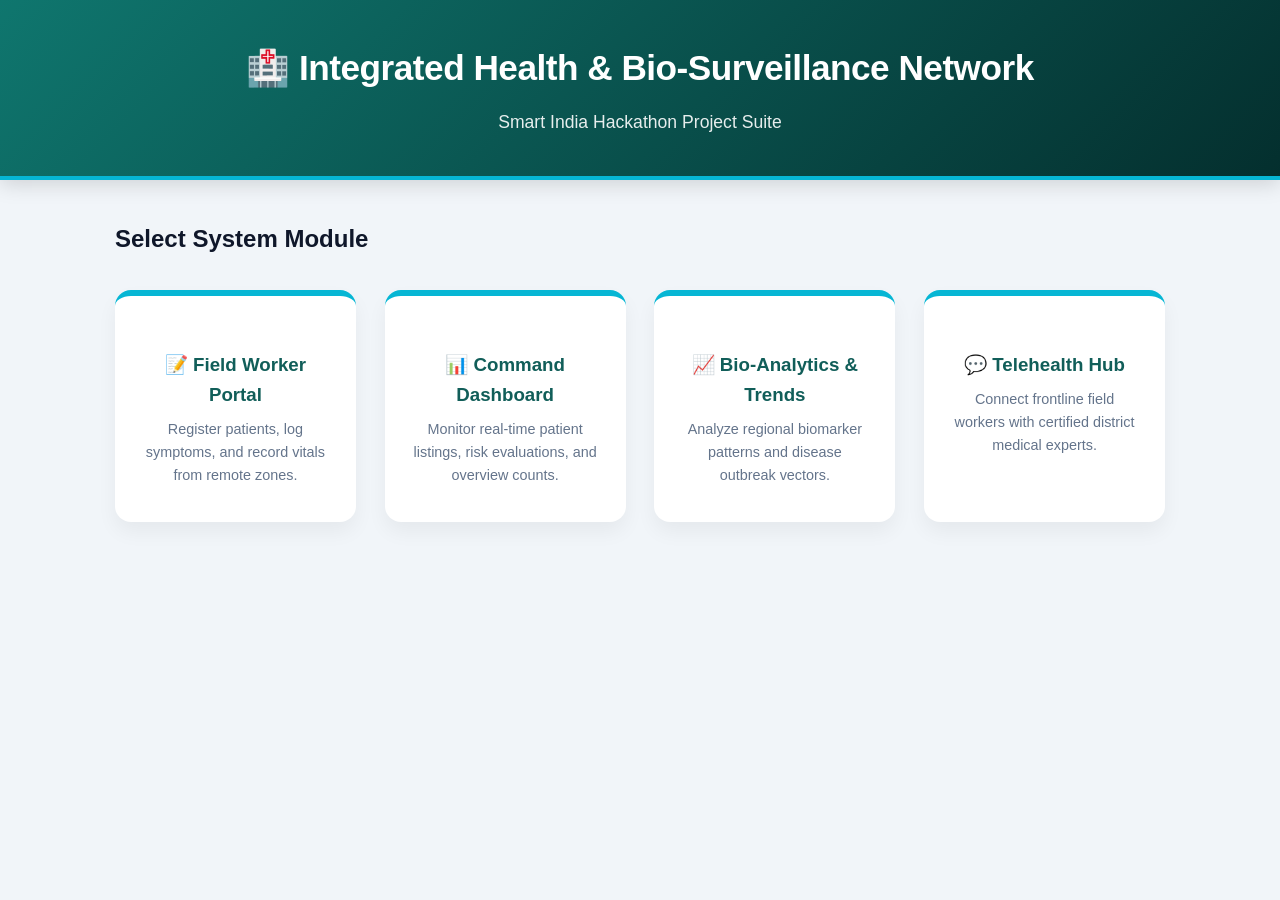
<file: public/index.html>
<!DOCTYPE html>
<html lang="en">
<head>
    <meta charset="UTF-8">
    <title>Health & Bio-Surveillance Network</title>
    <link rel="stylesheet" href="style.css">
</head>
<body>
    <header>
        <h1>🏥 Integrated Health & Bio-Surveillance Network</h1>
        <p>Smart India Hackathon Project Suite</p>
    </header>
    <div class="container">
        <h2>Select System Module</h2>
        <div class="portal-grid">
            <a href="field-worker.html" class="portal-card">
                <h3>📝 Field Worker Portal</h3>
                <p>Register patients, log symptoms, and record vitals from remote zones.</p>
            </a>
            <a href="dashboard.html" class="portal-card">
                <h3>📊 Command Dashboard</h3>
                <p>Monitor real-time patient listings, risk evaluations, and overview counts.</p>
            </a>
            <a href="analytics.html" class="portal-card">
                <h3>📈 Bio-Analytics & Trends</h3>
                <p>Analyze regional biomarker patterns and disease outbreak vectors.</p>
            </a>
            <a href="telehealth.html" class="portal-card">
                <h3>💬 Telehealth Hub</h3>
                <p>Connect frontline field workers with certified district medical experts.</p>
            </a>
        </div>
    </div>
</body>
</html>
</file>
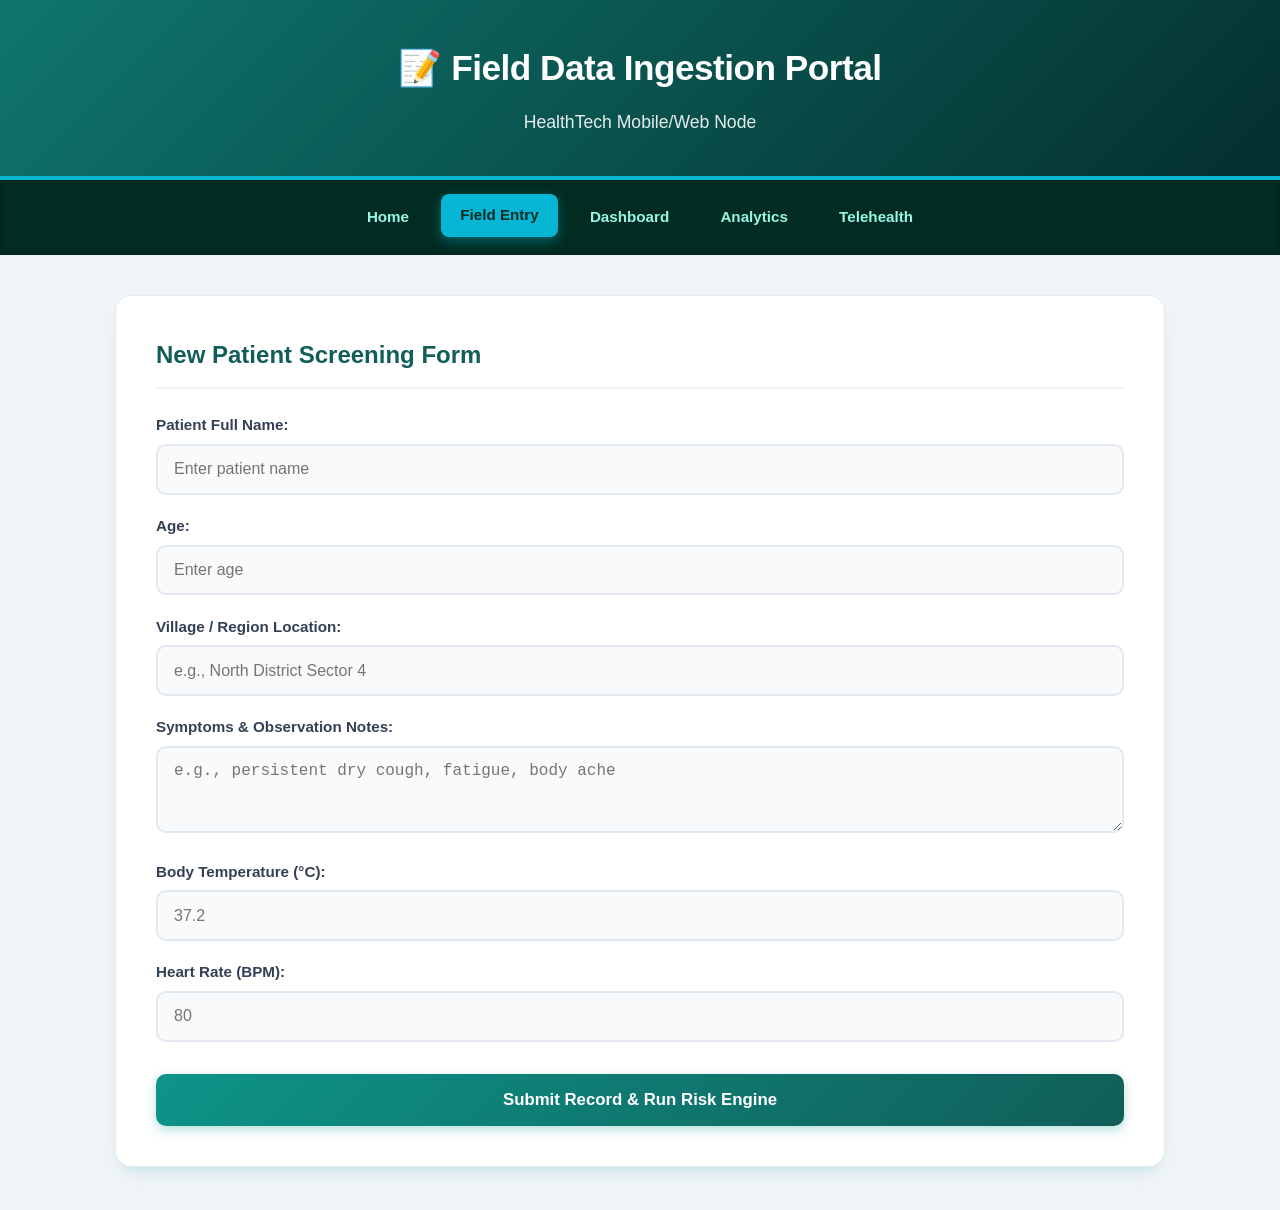
<file: public/field-worker.html>
<!DOCTYPE html>
<html lang="en">
<head>
    <meta charset="UTF-8">
    <title>Field Worker Portal</title>
    <link rel="stylesheet" href="style.css">
</head>
<body>
    <header>
        <h1>📝 Field Data Ingestion Portal</h1>
        <p>HealthTech Mobile/Web Node</p>
    </header>
    <nav>
        <a href="index.html">Home</a>
        <a href="field-worker.html" class="active">Field Entry</a>
        <a href="dashboard.html">Dashboard</a>
        <a href="analytics.html">Analytics</a>
        <a href="telehealth.html">Telehealth</a>
    </nav>
    <div class="container">
        <section class="card">
            <h2>New Patient Screening Form</h2>
            <form id="patientForm">
                <label>Patient Full Name:</label>
                <input type="text" id="name" required placeholder="Enter patient name">

                <label>Age:</label>
                <input type="number" id="age" required placeholder="Enter age">

                <label>Village / Region Location:</label>
                <input type="text" id="location" required placeholder="e.g., North District Sector 4">

                <label>Symptoms & Observation Notes:</label>
                <textarea id="symptoms" rows="3" placeholder="e.g., persistent dry cough, fatigue, body ache" required></textarea>

                <label>Body Temperature (°C):</label>
                <input type="number" step="0.1" id="temperature" required placeholder="37.2">

                <label>Heart Rate (BPM):</label>
                <input type="number" id="heartRate" required placeholder="80">

                <button type="submit">Submit Record & Run Risk Engine</button>
            </form>
            <p id="successMsg" style="color: green; margin-top: 1rem; font-weight: bold; display: none;">Record successfully uploaded to central server!</p>
        </section>
    </div>
    <script>
        document.getElementById('patientForm').addEventListener('submit', async (e) => {
            e.preventDefault();
            const data = {
                name: document.getElementById('name').value,
                age: document.getElementById('age').value,
                location: document.getElementById('location').value,
                symptoms: document.getElementById('symptoms').value,
                temperature: parseFloat(document.getElementById('temperature').value),
                heartRate: parseInt(document.getElementById('heartRate').value)
            };
            const res = await fetch('/api/patients', {
                method: 'POST',
                headers: { 'Content-Type': 'application/json' },
                body: JSON.stringify(data)
            });
            if(res.ok) {
                document.getElementById('patientForm').reset();
                const msg = document.getElementById('successMsg');
                msg.style.display = 'block';
                setTimeout(() => msg.style.display = 'none', 4000);
            }
        });
    </script>
</body>
</html>
</file>
<file: public/style.css>
:root {
    --primary: #0d9488;
    --primary-dark: #115e59;
    --primary-light: #ccfbf1;
    --accent: #06b6d4;
    --bg-gradient: linear-gradient(135deg, #0f766e 0%, #042f2e 100%);
    --card-bg: #ffffff;
    --text-main: #0f172a;
    --text-muted: #64748b;
    --shadow-soft: 0 10px 25px -5px rgba(13, 148, 136, 0.1), 0 8px 10px -6px rgba(13, 148, 136, 0.1);
}

body {
    font-family: 'Inter', 'Segoe UI', Tahoma, Geneva, Verdana, sans-serif;
    margin: 0;
    background-color: #f1f5f9;
    color: var(--text-main);
    line-height: 1.6;
}

/* Stunning Header */
header {
    background: var(--bg-gradient);
    color: white;
    padding: 2.5rem 1rem;
    text-align: center;
    box-shadow: 0 4px 20px rgba(0,0,0,0.15);
    border-bottom: 4px solid var(--accent);
}

header h1 { 
    margin: 0; 
    font-size: 2.2rem; 
    font-weight: 800;
    letter-spacing: -0.5px;
}

header p { 
    margin: 0.7rem 0 0; 
    opacity: 0.9; 
    font-size: 1.1rem;
    font-weight: 300;
}

/* Modern Glass-like Navigation Bar */
nav {
    display: flex;
    justify-content: center;
    gap: 0.8rem;
    background: #022c22;
    padding: 1rem;
    flex-wrap: wrap;
    box-shadow: inset 0 -2px 5px rgba(0,0,0,0.2);
}

nav a {
    color: #99f6e4;
    text-decoration: none;
    padding: 0.6rem 1.2rem;
    border-radius: 8px;
    font-weight: 600;
    font-size: 0.95rem;
    transition: all 0.3s ease;
}

nav a:hover, nav a.active {
    background: var(--accent);
    color: #022c22;
    transform: translateY(-2px);
    box-shadow: 0 4px 12px rgba(6, 182, 212, 0.4);
}

/* Layout Container */
.container {
    max-width: 1050px;
    margin: 2.5rem auto;
    padding: 0 1.5rem;
}

/* Gorgeous Floating Cards */
.card {
    background: var(--card-bg);
    padding: 2.5rem;
    border-radius: 16px;
    box-shadow: var(--shadow-soft);
    margin-bottom: 2rem;
    border: 1px solid rgba(226, 232, 240, 0.8);
    transition: transform 0.3s ease;
}

.card h2 {
    margin-top: 0;
    color: var(--primary-dark);
    font-size: 1.5rem;
    border-bottom: 2px solid #f1f5f9;
    padding-bottom: 0.8rem;
    margin-bottom: 1.5rem;
}

/* Portal Grid (Landing Page Cards) */
.portal-grid {
    display: grid;
    grid-template-columns: repeat(auto-fit, minmax(230px, 1fr));
    gap: 1.8rem;
    margin-top: 2rem;
}

.portal-card {
    background: white;
    padding: 2.2rem 1.5rem;
    border-radius: 16px;
    text-align: center;
    box-shadow: 0 10px 20px rgba(0,0,0,0.05);
    border-top: 6px solid var(--accent);
    transition: all 0.3s cubic-bezier(0.165, 0.84, 0.44, 1);
    text-decoration: none;
    color: inherit;
    display: block;
}

.portal-card:hover {
    transform: translateY(-8px);
    box-shadow: 0 20px 30px -10px rgba(13, 148, 136, 0.2);
    border-top-color: var(--primary);
}

.portal-card h3 {
    color: var(--primary-dark);
    margin-bottom: 0.5rem;
}

.portal-card p {
    color: var(--text-muted);
    font-size: 0.9rem;
    margin: 0;
}

/* Beautiful Form Inputs */
form label { 
    display: block; 
    margin-top: 1.2rem; 
    font-weight: 600; 
    color: #334155; 
    font-size: 0.95rem;
}

form input, form textarea, form select {
    width: 100%;
    padding: 0.9rem 1rem;
    margin-top: 0.4rem;
    border: 2px solid #e2e8f0;
    border-radius: 10px;
    font-size: 1rem;
    box-sizing: border-box;
    transition: border-color 0.3s, box-shadow 0.3s;
    background: #f8fafc;
}

form input:focus, form textarea:focus, form select:focus {
    outline: none;
    border-color: var(--primary);
    background: #ffffff;
    box-shadow: 0 0 0 4px rgba(13, 148, 136, 0.15);
}

/* Sleek Action Buttons */
button {
    margin-top: 2rem;
    background: linear-gradient(135deg, var(--primary) 0%, var(--primary-dark) 100%);
    color: white;
    border: none;
    padding: 1rem;
    width: 100%;
    border-radius: 10px;
    cursor: pointer;
    font-size: 1.05rem;
    font-weight: 700;
    box-shadow: 0 4px 12px rgba(13, 148, 136, 0.3);
    transition: all 0.3s ease;
}

button:hover {
    filter: brightness(1.1);
    transform: translateY(-2px);
    box-shadow: 0 6px 16px rgba(13, 148, 136, 0.4);
}

/* Metric Display Boxes */
.stats-container {
    display: grid;
    grid-template-columns: repeat(auto-fit, minmax(220px, 1fr));
    gap: 1.5rem;
    margin-bottom: 2rem;
}

.stat-box {
    background: linear-gradient(135deg, #ccfbf1 0%, #99f6e4 100%);
    color: #134e4a;
    padding: 1.8rem;
    border-radius: 14px;
    text-align: center;
    font-size: 1rem;
    font-weight: 700;
    box-shadow: 0 4px 12px rgba(0,0,0,0.03);
    border: 1px solid #5eead4;
}

.stat-box span { 
    display: block; 
    font-size: 2.4rem; 
    margin-top: 0.4rem; 
    color: var(--primary-dark); 
    font-weight: 800;
}

.stat-box.alert-box { 
    background: linear-gradient(135deg, #fee2e2 0%, #fecaca 100%); 
    color: #7f1d1d; 
    border-color: #fca5a5;
}

.stat-box.alert-box span { 
    color: #b91c1c; 
}

/* Polished Tables */
.table-wrapper {
    overflow-x: auto;
    border-radius: 10px;
    border: 1px solid #e2e8f0;
    margin-top: 1rem;
}

table { 
    width: 100%; 
    border-collapse: collapse; 
    background: white;
    text-align: left;
}

th, td { 
    padding: 1rem 1.2rem; 
    font-size: 0.95rem; 
}

th { 
    background: #f8fafc; 
    color: var(--primary-dark); 
    font-weight: 700;
    border-bottom: 2px solid #e2e8f0;
}

td {
    border-bottom: 1px solid #f1f5f9;
    color: #334155;
}

tr:last-child td {
    border-bottom: none;
}

/* Colorful Status Badges */
.badge-High { 
    background: #fee2e2; 
    color: #dc2626; 
    padding: 6px 12px; 
    border-radius: 20px; 
    font-weight: 700; 
    font-size: 0.85rem;
    display: inline-block;
}

.badge-Moderate { 
    background: #fef3c7; 
    color: d97706; 
    padding: 6px 12px; 
    border-radius: 20px; 
    font-weight: 700; 
    font-size: 0.85rem;
    display: inline-block;
}

.badge-Low { 
    background: #dcfce7; 
    color: #16a34a; 
    padding: 6px 12px; 
    border-radius: 20px; 
    font-weight: 700; 
    font-size: 0.85rem;
    display: inline-block;
}
</file>
